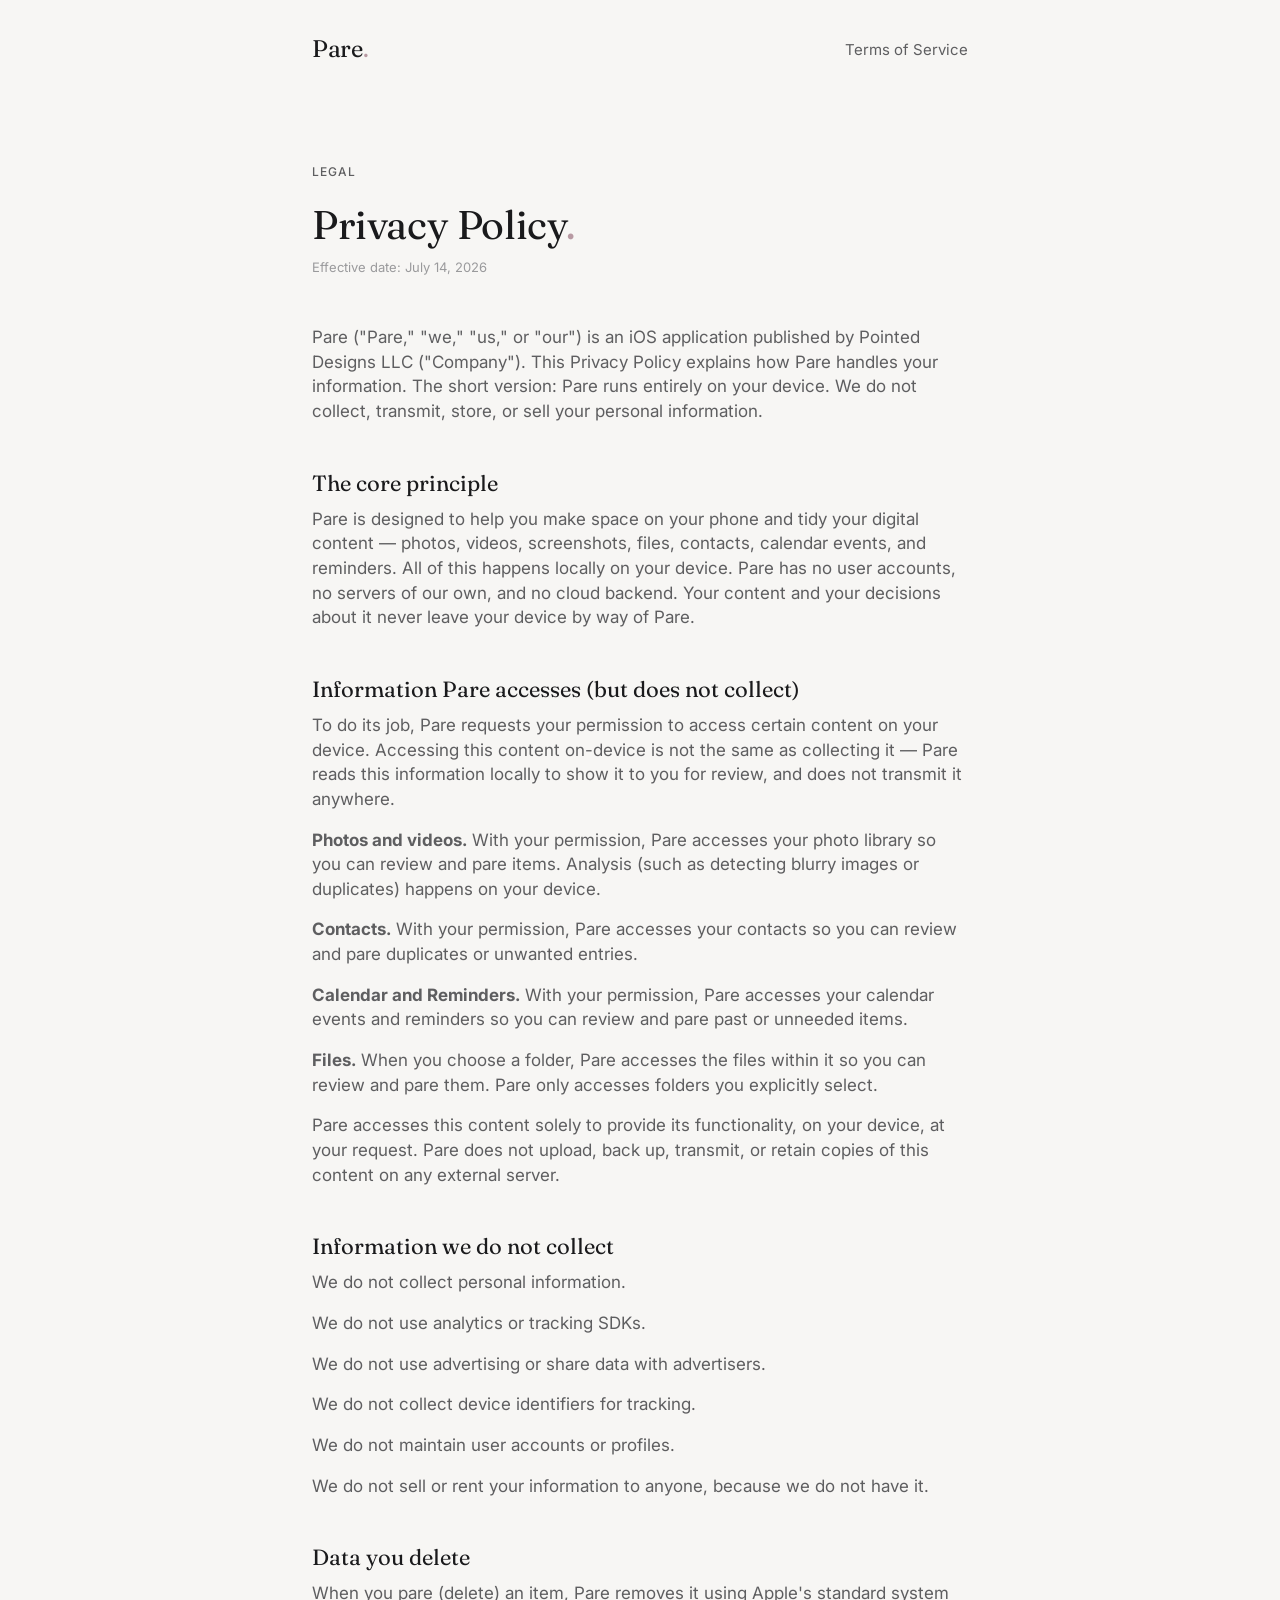
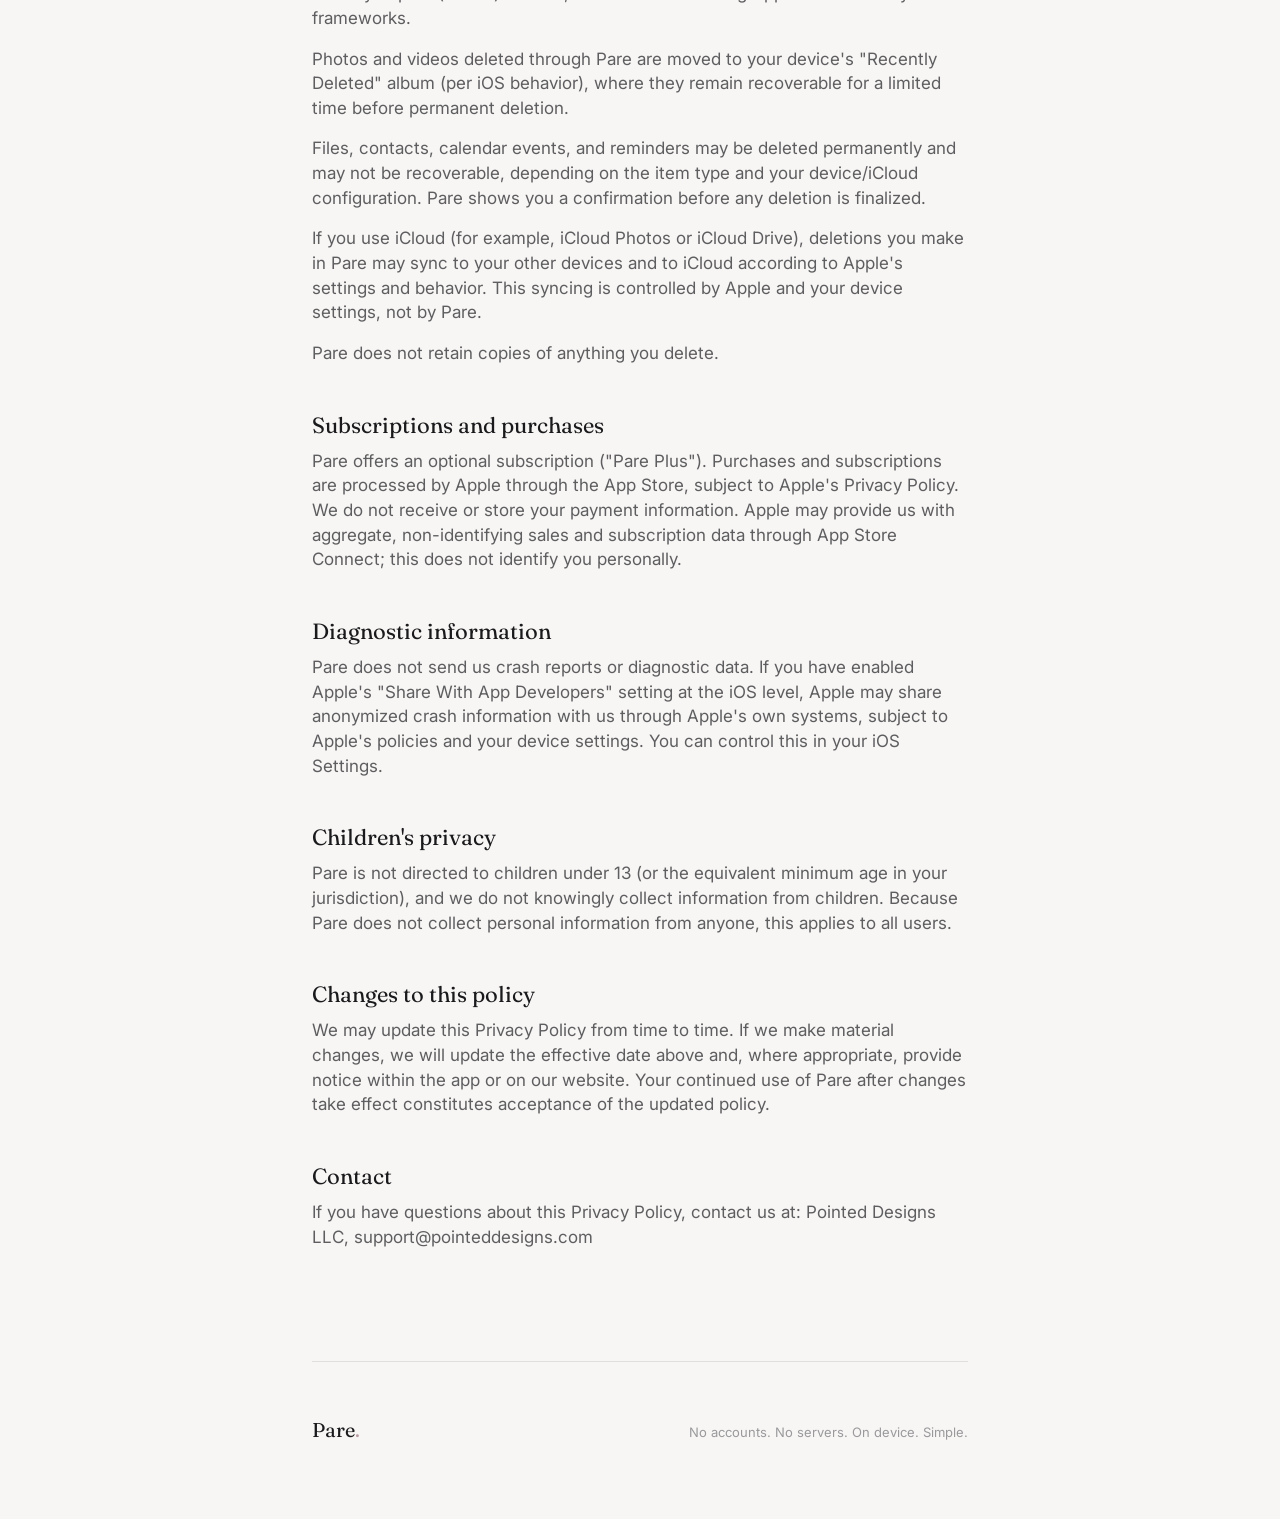
<file: privacy.html>
<!DOCTYPE html>
<html lang="en">
<head>
<meta charset="utf-8">
<meta name="viewport" content="width=device-width, initial-scale=1">
<meta name="description" content="Privacy Policy for Pare by Pointed Designs. Pare runs entirely on your device — no accounts, no servers, no tracking.">
<title>Pare — Privacy Policy</title>
<link rel="stylesheet" href="colors_and_type.css">
<style>
  * { box-sizing: border-box; }
  html, body { margin: 0; }
  body {
    background: var(--chalk);
    color: var(--ink);
    font-family: var(--font-body);
    font-size: var(--size-body);
    line-height: var(--leading-normal);
    -webkit-font-smoothing: antialiased;
  }
  a { color: var(--slate); text-decoration: none; }
  a:hover { color: var(--ink); }

  .wrap { max-width: 720px; margin: 0 auto; padding: 0 32px; }

  nav {
    display: flex; align-items: center; justify-content: space-between;
    padding: 32px 0;
  }
  .nav-mark {
    font-family: var(--font-display);
    font-size: 24px; letter-spacing: -0.015em; color: var(--ink);
  }
  .nav-mark .p { color: var(--mauve); }
  .nav-links a { font-size: var(--size-meta); color: var(--slate); }

  header { padding: 64px 0 48px; }
  .label {
    font-family: var(--font-body); font-weight: var(--weight-medium);
    font-size: var(--size-label); letter-spacing: var(--tracking-label);
    text-transform: uppercase; color: var(--slate);
    margin: 0 0 24px;
  }
  h1 {
    font-family: var(--font-display); font-weight: 400;
    font-size: var(--size-display); line-height: var(--leading-tight);
    letter-spacing: var(--tracking-tight);
    margin: 0 0 12px;
  }
  h1 .p { color: var(--mauve); }
  .updated { font-size: var(--size-caption); color: var(--smoke); margin: 0; }

  main { padding: 0 0 96px; }
  main h2 {
    font-family: var(--font-display); font-weight: 400;
    font-size: var(--size-heading); line-height: var(--leading-tight);
    margin: 48px 0 12px;
  }
  main p { color: var(--slate); margin: 0 0 16px; max-width: 62ch; }

  footer {
    border-top: 1px solid var(--fog);
    padding: 48px 0 64px;
    display: flex; align-items: baseline; justify-content: space-between;
  }
  .foot-mark { font-family: var(--font-display); font-size: 20px; color: var(--ink); }
  .foot-mark .p { color: var(--mauve); }
  footer .fine { font-size: var(--size-caption); color: var(--smoke); }
</style>
</head>
<body>

<div class="wrap">
  <nav data-screen-label="Nav">
    <a class="nav-mark" href="pare.html" style="color: var(--ink);">Pare<span class="p">.</span></a>
    <div class="nav-links">
      <a href="terms.html">Terms of Service</a>
    </div>
  </nav>

  <header data-screen-label="Header">
    <p class="label">Legal</p>
    <h1>Privacy Policy<span class="p">.</span></h1>
    <p class="updated">Effective date: July 14, 2026</p>
  </header>

  <main data-screen-label="Policy">
    <p>Pare ("Pare," "we," "us," or "our") is an iOS application published by Pointed Designs LLC ("Company"). This Privacy Policy explains how Pare handles your information. The short version: Pare runs entirely on your device. We do not collect, transmit, store, or sell your personal information.</p>

    <h2>The core principle</h2>
    <p>Pare is designed to help you make space on your phone and tidy your digital content — photos, videos, screenshots, files, contacts, calendar events, and reminders. All of this happens locally on your device. Pare has no user accounts, no servers of our own, and no cloud backend. Your content and your decisions about it never leave your device by way of Pare.</p>

    <h2>Information Pare accesses (but does not collect)</h2>
    <p>To do its job, Pare requests your permission to access certain content on your device. Accessing this content on-device is not the same as collecting it — Pare reads this information locally to show it to you for review, and does not transmit it anywhere.</p>
    <p><strong>Photos and videos.</strong> With your permission, Pare accesses your photo library so you can review and pare items. Analysis (such as detecting blurry images or duplicates) happens on your device.</p>
    <p><strong>Contacts.</strong> With your permission, Pare accesses your contacts so you can review and pare duplicates or unwanted entries.</p>
    <p><strong>Calendar and Reminders.</strong> With your permission, Pare accesses your calendar events and reminders so you can review and pare past or unneeded items.</p>
    <p><strong>Files.</strong> When you choose a folder, Pare accesses the files within it so you can review and pare them. Pare only accesses folders you explicitly select.</p>
    <p>Pare accesses this content solely to provide its functionality, on your device, at your request. Pare does not upload, back up, transmit, or retain copies of this content on any external server.</p>

    <h2>Information we do not collect</h2>
    <p>We do not collect personal information.</p>
    <p>We do not use analytics or tracking SDKs.</p>
    <p>We do not use advertising or share data with advertisers.</p>
    <p>We do not collect device identifiers for tracking.</p>
    <p>We do not maintain user accounts or profiles.</p>
    <p>We do not sell or rent your information to anyone, because we do not have it.</p>

    <h2>Data you delete</h2>
    <p>When you pare (delete) an item, Pare removes it using Apple's standard system frameworks.</p>
    <p>Photos and videos deleted through Pare are moved to your device's "Recently Deleted" album (per iOS behavior), where they remain recoverable for a limited time before permanent deletion.</p>
    <p>Files, contacts, calendar events, and reminders may be deleted permanently and may not be recoverable, depending on the item type and your device/iCloud configuration. Pare shows you a confirmation before any deletion is finalized.</p>
    <p>If you use iCloud (for example, iCloud Photos or iCloud Drive), deletions you make in Pare may sync to your other devices and to iCloud according to Apple's settings and behavior. This syncing is controlled by Apple and your device settings, not by Pare.</p>
    <p>Pare does not retain copies of anything you delete.</p>

    <h2>Subscriptions and purchases</h2>
    <p>Pare offers an optional subscription ("Pare Plus"). Purchases and subscriptions are processed by Apple through the App Store, subject to Apple's Privacy Policy. We do not receive or store your payment information. Apple may provide us with aggregate, non-identifying sales and subscription data through App Store Connect; this does not identify you personally.</p>

    <h2>Diagnostic information</h2>
    <p>Pare does not send us crash reports or diagnostic data. If you have enabled Apple's "Share With App Developers" setting at the iOS level, Apple may share anonymized crash information with us through Apple's own systems, subject to Apple's policies and your device settings. You can control this in your iOS Settings.</p>

    <h2>Children's privacy</h2>
    <p>Pare is not directed to children under 13 (or the equivalent minimum age in your jurisdiction), and we do not knowingly collect information from children. Because Pare does not collect personal information from anyone, this applies to all users.</p>

    <h2>Changes to this policy</h2>
    <p>We may update this Privacy Policy from time to time. If we make material changes, we will update the effective date above and, where appropriate, provide notice within the app or on our website. Your continued use of Pare after changes take effect constitutes acceptance of the updated policy.</p>

    <h2>Contact</h2>
    <p>If you have questions about this Privacy Policy, contact us at: Pointed Designs LLC, support@pointeddesigns.com</p>
  </main>

  <footer data-screen-label="Footer">
    <a class="foot-mark" href="pare.html">Pare<span class="p">.</span></a>
    <p class="fine">No accounts. No servers. On device. Simple.</p>
  </footer>
</div>

</body>
</html>
</file>
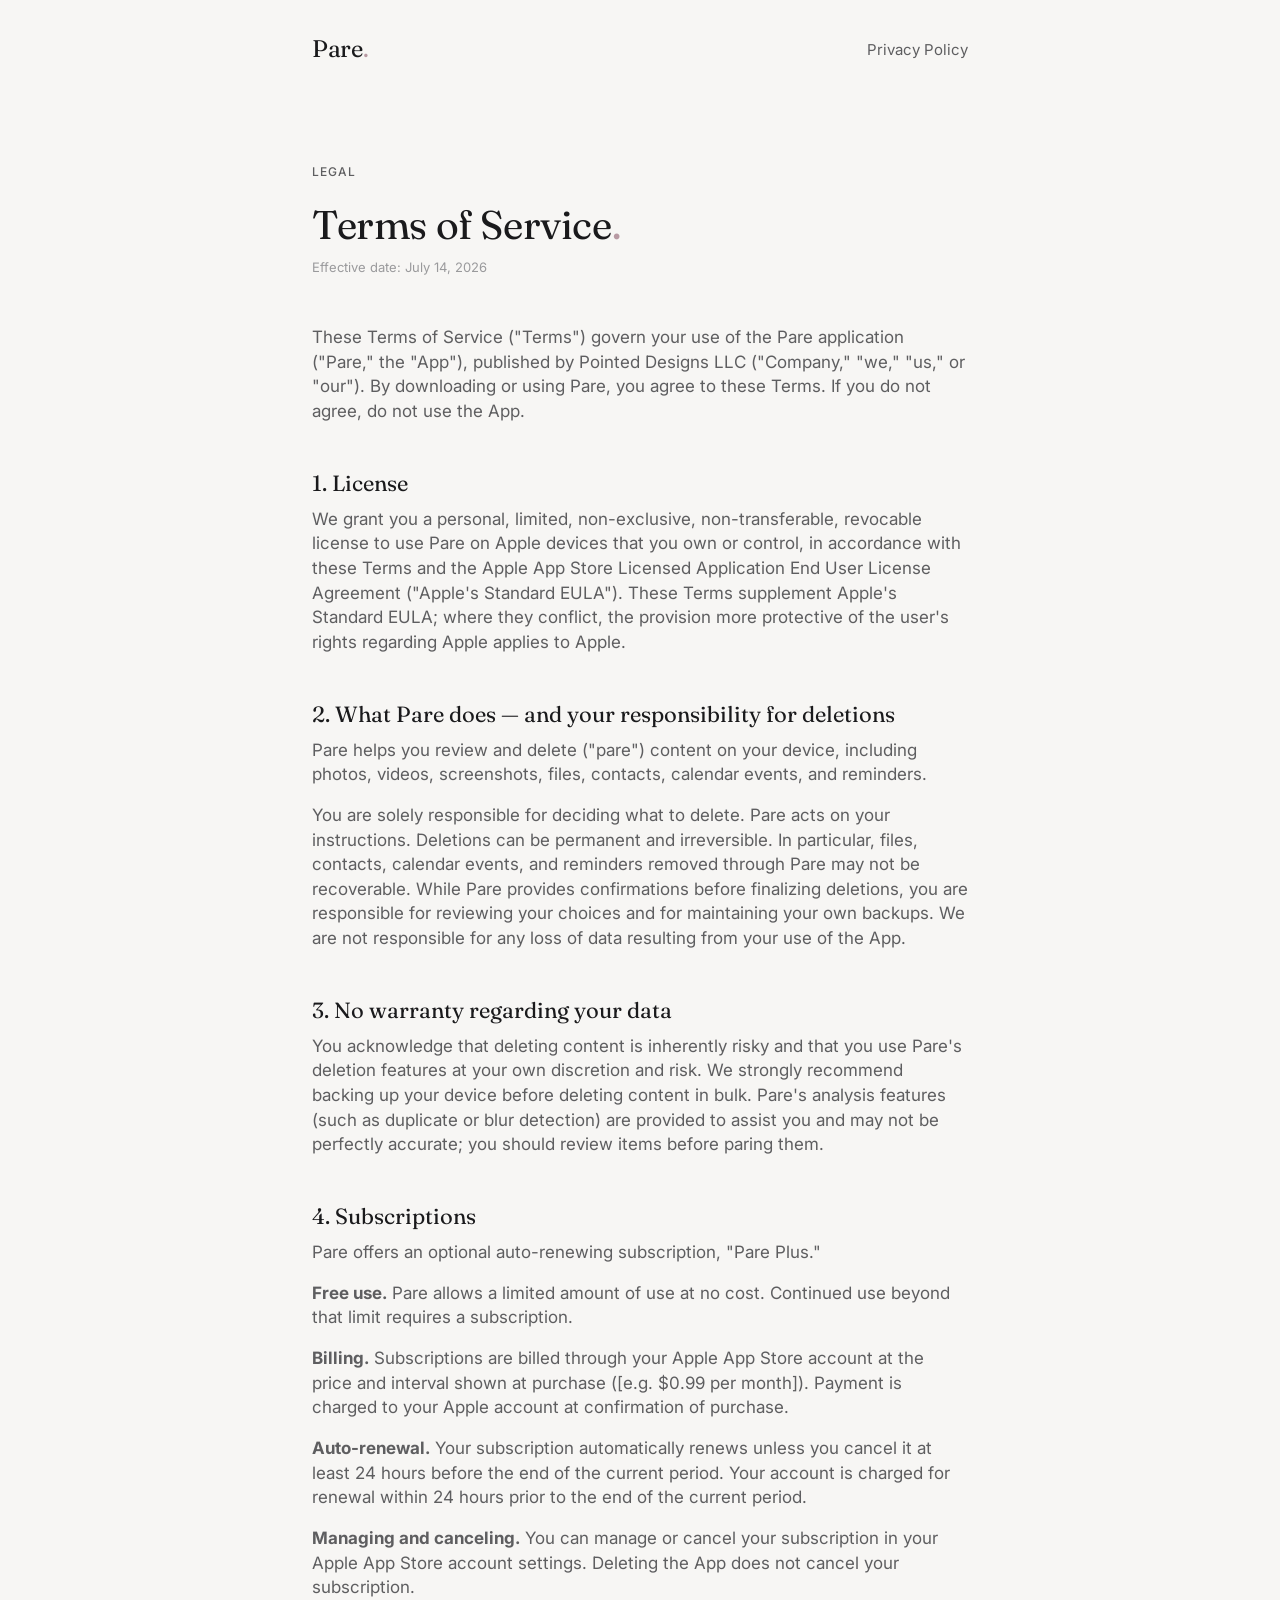
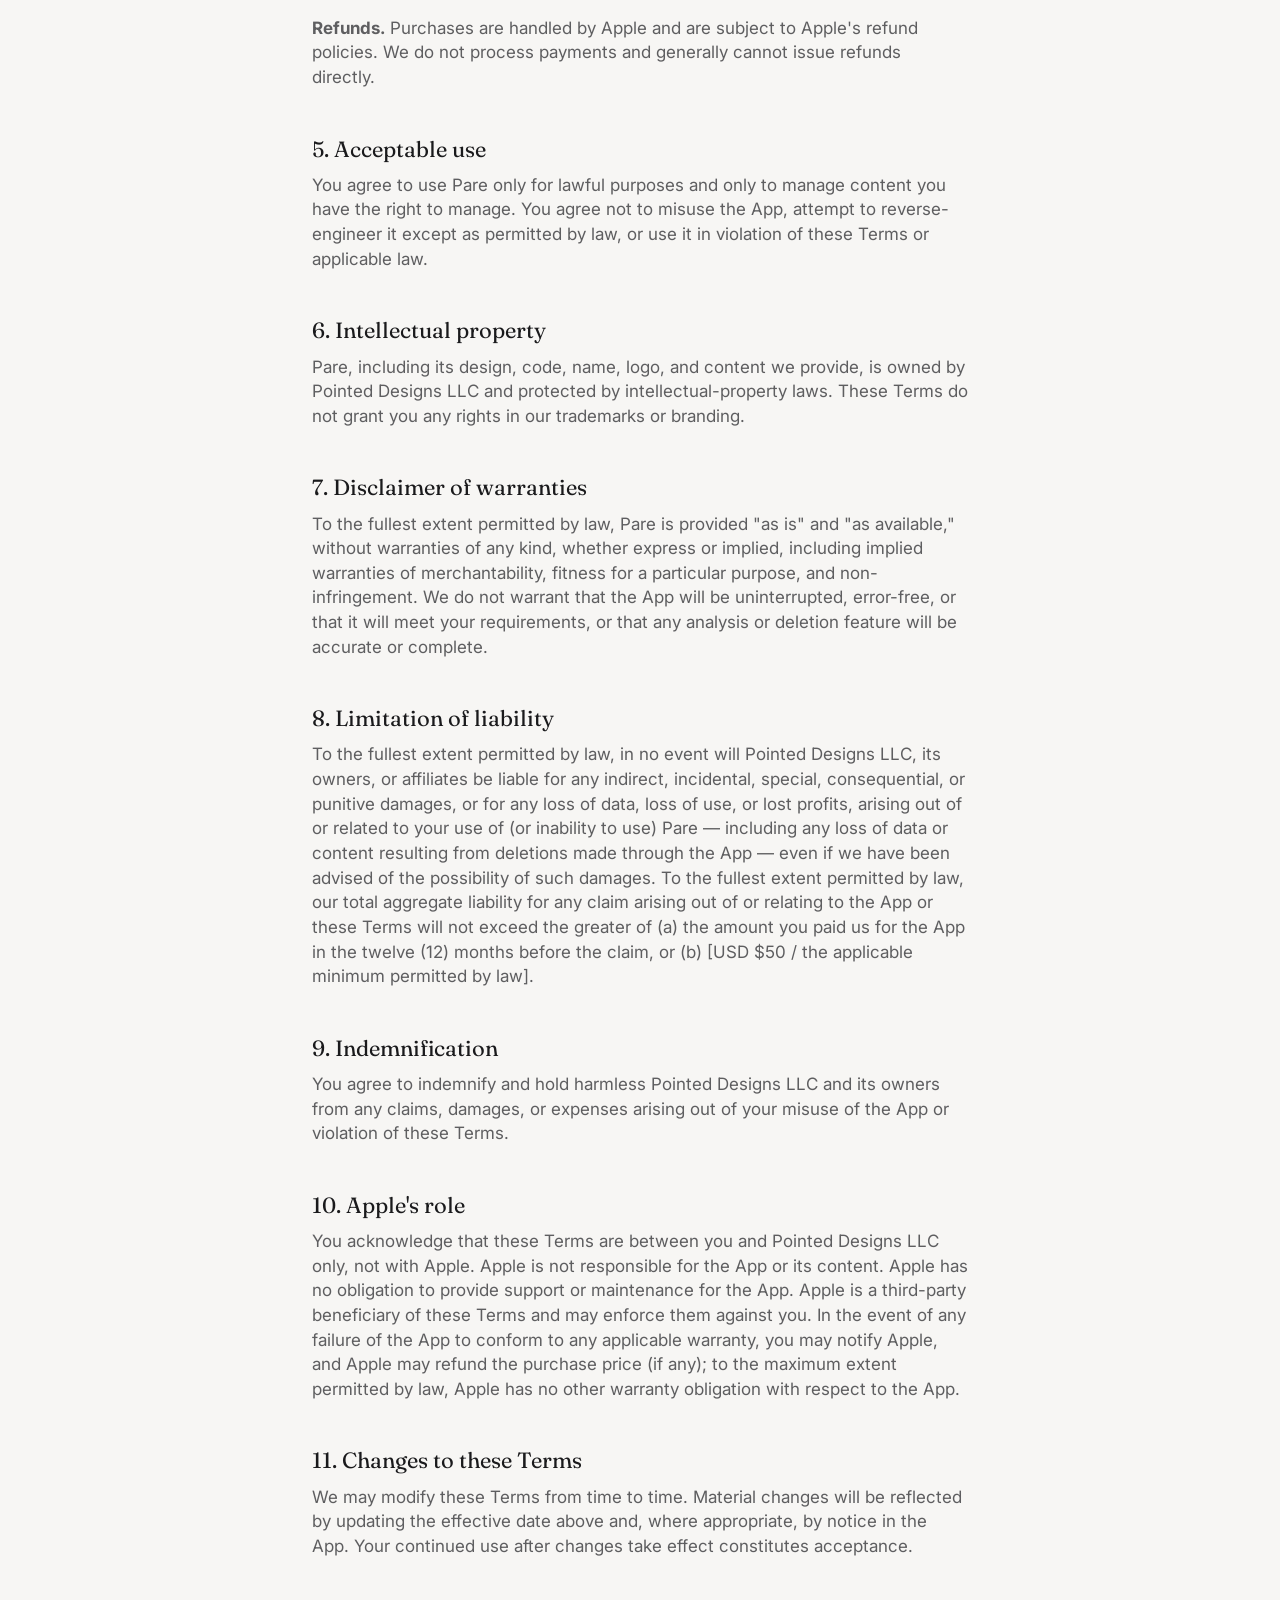
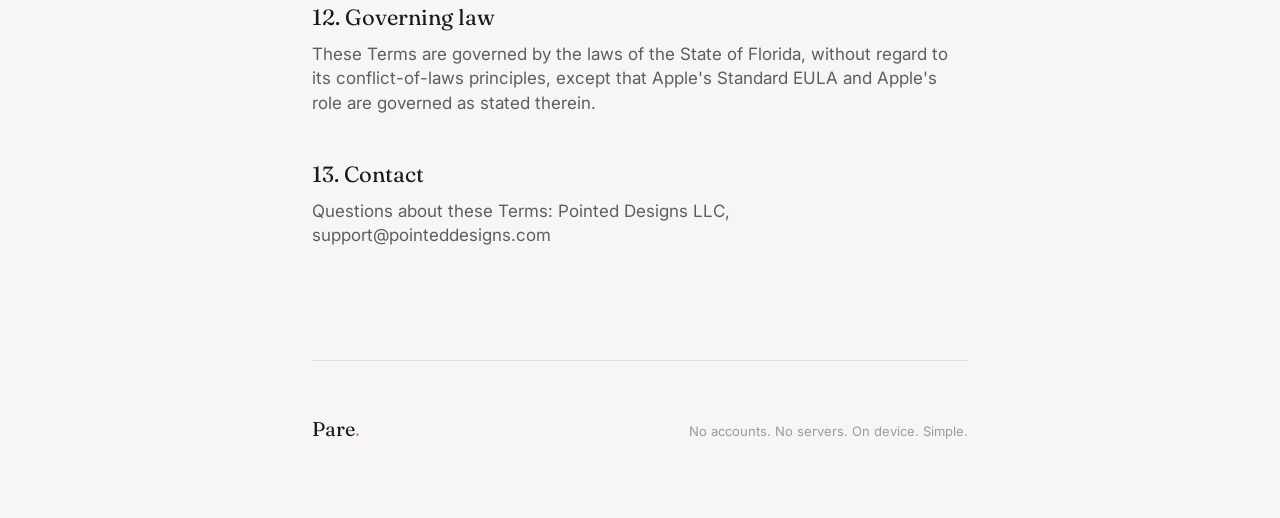
<file: terms.html>
<!DOCTYPE html>
<html lang="en">
<head>
<meta charset="utf-8">
<meta name="viewport" content="width=device-width, initial-scale=1">
<meta name="description" content="Terms of Service for Pare, an iOS app by Pointed Designs LLC.">
<title>Pare — Terms of Service</title>
<link rel="stylesheet" href="colors_and_type.css">
<style>
  * { box-sizing: border-box; }
  html, body { margin: 0; }
  body {
    background: var(--chalk);
    color: var(--ink);
    font-family: var(--font-body);
    font-size: var(--size-body);
    line-height: var(--leading-normal);
    -webkit-font-smoothing: antialiased;
  }
  a { color: var(--slate); text-decoration: none; }
  a:hover { color: var(--ink); }

  .wrap { max-width: 720px; margin: 0 auto; padding: 0 32px; }

  nav {
    display: flex; align-items: center; justify-content: space-between;
    padding: 32px 0;
  }
  .nav-mark {
    font-family: var(--font-display);
    font-size: 24px; letter-spacing: -0.015em; color: var(--ink);
  }
  .nav-mark .p { color: var(--mauve); }
  .nav-links a { font-size: var(--size-meta); color: var(--slate); }

  header { padding: 64px 0 48px; }
  .label {
    font-family: var(--font-body); font-weight: var(--weight-medium);
    font-size: var(--size-label); letter-spacing: var(--tracking-label);
    text-transform: uppercase; color: var(--slate);
    margin: 0 0 24px;
  }
  h1 {
    font-family: var(--font-display); font-weight: 400;
    font-size: var(--size-display); line-height: var(--leading-tight);
    letter-spacing: var(--tracking-tight);
    margin: 0 0 12px;
  }
  h1 .p { color: var(--mauve); }
  .updated { font-size: var(--size-caption); color: var(--smoke); margin: 0; }

  main { padding: 0 0 96px; }
  main h2 {
    font-family: var(--font-display); font-weight: 400;
    font-size: var(--size-heading); line-height: var(--leading-tight);
    margin: 48px 0 12px;
  }
  main p { color: var(--slate); margin: 0 0 16px; max-width: 62ch; }

  footer {
    border-top: 1px solid var(--fog);
    padding: 48px 0 64px;
    display: flex; align-items: baseline; justify-content: space-between;
  }
  .foot-mark { font-family: var(--font-display); font-size: 20px; color: var(--ink); }
  .foot-mark .p { color: var(--mauve); }
  footer .fine { font-size: var(--size-caption); color: var(--smoke); }
</style>
</head>
<body>

<div class="wrap">
  <nav data-screen-label="Nav">
    <a class="nav-mark" href="pare.html" style="color: var(--ink);">Pare<span class="p">.</span></a>
    <div class="nav-links">
      <a href="privacy.html">Privacy Policy</a>
    </div>
  </nav>

  <header data-screen-label="Header">
    <p class="label">Legal</p>
    <h1>Terms of Service<span class="p">.</span></h1>
    <p class="updated">Effective date: July 14, 2026</p>
  </header>

  <main data-screen-label="Terms">
    <p>These Terms of Service ("Terms") govern your use of the Pare application ("Pare," the "App"), published by Pointed Designs LLC ("Company," "we," "us," or "our"). By downloading or using Pare, you agree to these Terms. If you do not agree, do not use the App.</p>

    <h2>1. License</h2>
    <p>We grant you a personal, limited, non-exclusive, non-transferable, revocable license to use Pare on Apple devices that you own or control, in accordance with these Terms and the Apple App Store Licensed Application End User License Agreement ("Apple's Standard EULA"). These Terms supplement Apple's Standard EULA; where they conflict, the provision more protective of the user's rights regarding Apple applies to Apple.</p>

    <h2>2. What Pare does — and your responsibility for deletions</h2>
    <p>Pare helps you review and delete ("pare") content on your device, including photos, videos, screenshots, files, contacts, calendar events, and reminders.</p>
    <p>You are solely responsible for deciding what to delete. Pare acts on your instructions. Deletions can be permanent and irreversible. In particular, files, contacts, calendar events, and reminders removed through Pare may not be recoverable. While Pare provides confirmations before finalizing deletions, you are responsible for reviewing your choices and for maintaining your own backups. We are not responsible for any loss of data resulting from your use of the App.</p>

    <h2>3. No warranty regarding your data</h2>
    <p>You acknowledge that deleting content is inherently risky and that you use Pare's deletion features at your own discretion and risk. We strongly recommend backing up your device before deleting content in bulk. Pare's analysis features (such as duplicate or blur detection) are provided to assist you and may not be perfectly accurate; you should review items before paring them.</p>

    <h2>4. Subscriptions</h2>
    <p>Pare offers an optional auto-renewing subscription, "Pare Plus."</p>
    <p><strong>Free use.</strong> Pare allows a limited amount of use at no cost. Continued use beyond that limit requires a subscription.</p>
    <p><strong>Billing.</strong> Subscriptions are billed through your Apple App Store account at the price and interval shown at purchase ([e.g. $0.99 per month]). Payment is charged to your Apple account at confirmation of purchase.</p>
    <p><strong>Auto-renewal.</strong> Your subscription automatically renews unless you cancel it at least 24 hours before the end of the current period. Your account is charged for renewal within 24 hours prior to the end of the current period.</p>
    <p><strong>Managing and canceling.</strong> You can manage or cancel your subscription in your Apple App Store account settings. Deleting the App does not cancel your subscription.</p>
    <p><strong>Refunds.</strong> Purchases are handled by Apple and are subject to Apple's refund policies. We do not process payments and generally cannot issue refunds directly.</p>

    <h2>5. Acceptable use</h2>
    <p>You agree to use Pare only for lawful purposes and only to manage content you have the right to manage. You agree not to misuse the App, attempt to reverse-engineer it except as permitted by law, or use it in violation of these Terms or applicable law.</p>

    <h2>6. Intellectual property</h2>
    <p>Pare, including its design, code, name, logo, and content we provide, is owned by Pointed Designs LLC and protected by intellectual-property laws. These Terms do not grant you any rights in our trademarks or branding.</p>

    <h2>7. Disclaimer of warranties</h2>
    <p>To the fullest extent permitted by law, Pare is provided "as is" and "as available," without warranties of any kind, whether express or implied, including implied warranties of merchantability, fitness for a particular purpose, and non-infringement. We do not warrant that the App will be uninterrupted, error-free, or that it will meet your requirements, or that any analysis or deletion feature will be accurate or complete.</p>

    <h2>8. Limitation of liability</h2>
    <p>To the fullest extent permitted by law, in no event will Pointed Designs LLC, its owners, or affiliates be liable for any indirect, incidental, special, consequential, or punitive damages, or for any loss of data, loss of use, or lost profits, arising out of or related to your use of (or inability to use) Pare — including any loss of data or content resulting from deletions made through the App — even if we have been advised of the possibility of such damages. To the fullest extent permitted by law, our total aggregate liability for any claim arising out of or relating to the App or these Terms will not exceed the greater of (a) the amount you paid us for the App in the twelve (12) months before the claim, or (b) [USD $50 / the applicable minimum permitted by law].</p>

    <h2>9. Indemnification</h2>
    <p>You agree to indemnify and hold harmless Pointed Designs LLC and its owners from any claims, damages, or expenses arising out of your misuse of the App or violation of these Terms.</p>

    <h2>10. Apple's role</h2>
    <p>You acknowledge that these Terms are between you and Pointed Designs LLC only, not with Apple. Apple is not responsible for the App or its content. Apple has no obligation to provide support or maintenance for the App. Apple is a third-party beneficiary of these Terms and may enforce them against you. In the event of any failure of the App to conform to any applicable warranty, you may notify Apple, and Apple may refund the purchase price (if any); to the maximum extent permitted by law, Apple has no other warranty obligation with respect to the App.</p>

    <h2>11. Changes to these Terms</h2>
    <p>We may modify these Terms from time to time. Material changes will be reflected by updating the effective date above and, where appropriate, by notice in the App. Your continued use after changes take effect constitutes acceptance.</p>

    <h2>12. Governing law</h2>
    <p>These Terms are governed by the laws of the State of Florida, without regard to its conflict-of-laws principles, except that Apple's Standard EULA and Apple's role are governed as stated therein.</p>

    <h2>13. Contact</h2>
    <p>Questions about these Terms: Pointed Designs LLC, support@pointeddesigns.com</p>
  </main>

  <footer data-screen-label="Footer">
    <a class="foot-mark" href="pare.html">Pare<span class="p">.</span></a>
    <p class="fine">No accounts. No servers. On device. Simple.</p>
  </footer>
</div>

</body>
</html>
</file>
<file: colors_and_type.css>
/* ============================================================================
   PARE — Design Tokens
   Colors + Typography foundations for the Pare iOS app.
   Import this file, then use the semantic variables in your components.

   Fonts: Fraunces (serif display) + Inter (sans body), both Google Fonts.
   Load them once per document:
   <link rel="preconnect" href="https://fonts.googleapis.com">
   <link rel="preconnect" href="https://fonts.gstatic.com" crossorigin>
   <link href="https://fonts.googleapis.com/css2?family=Fraunces:opsz,wght@9..144,400;9..144,500&family=Inter:wght@400;500;600&display=swap" rel="stylesheet">
============================================================================ */

@import url('https://fonts.googleapis.com/css2?family=Fraunces:opsz,wght@9..144,400;9..144,500&family=Inter:wght@400;500;600&display=swap');

:root {
  /* ---- RAW PALETTE -------------------------------------------------------
     Cool off-whites + warm-leaning neutrals. Never warm cream/beige.
     mauve is precious (2–3 uses per screen). pearl handles structure. */

  /* Backgrounds — cool off-whites */
  --chalk: #F7F6F4;   /* primary background */
  --mist:  #EEEDEA;   /* lifted cards */
  --fog:   #E1DFDB;   /* dividers, recessed surfaces */

  /* Text — warm-leaning neutrals */
  --ink:   #1A1A1C;   /* primary text */
  --slate: #5E5E60;   /* secondary text, metadata */
  --smoke: #9A9A9C;   /* tertiary text, helper copy */

  /* Actions + accents */
  --pewter: #44404B;  /* primary button fill — a soft purpley-grey */
  --mauve: #B89AA3;   /* PRIMARY accent — emotional/celebratory only */
  --pearl: #C8C5BE;   /* SECONDARY accent — all structural needs */
  --petal: #E8D4DA;   /* palest mauve — selected-state backgrounds, sparingly */

  /* Functional — minimal use */
  --heather: #9A8AA6; /* confirmation states (light purpley mauve, dusty) */
  --plum:    #5C3D4A; /* destructive confirmations (never bright red) */

  /* ---- SEMANTIC COLOR ALIASES ------------------------------------------- */
  --bg:            var(--chalk);
  --bg-card:       var(--mist);
  --bg-recessed:   var(--fog);
  --bg-selected:   var(--petal);

  --fg:            var(--ink);     /* primary text */
  --fg-secondary:  var(--slate);   /* metadata, secondary */
  --fg-tertiary:   var(--smoke);   /* helper copy */

  --accent:        var(--mauve);   /* precious accent */
  --structure:     var(--pearl);   /* structural accent */

  --divider:       var(--fog);
  --border:        var(--fog);

  --btn-primary-bg:   var(--pewter);
  --btn-primary-fg:   var(--chalk);
  --btn-secondary-fg: var(--slate);

  --confirm:       var(--heather);
  --destructive:   var(--plum);

  /* ---- TYPE FAMILIES ----------------------------------------------------- */
  --font-display: 'Fraunces', 'Times New Roman', Georgia, serif;
  --font-body:    'Inter', -apple-system, BlinkMacSystemFont, 'Segoe UI', sans-serif;

  /* ---- TYPE SCALE (iOS-oriented, px) ------------------------------------ */
  --size-hero:    72px;  /* the pared count */
  --size-display: 40px;  /* milestone moments, large serif numbers */
  --size-title:   28px;  /* section headings, tile labels (serif) */
  --size-heading: 22px;  /* secondary headings */
  --size-prompt:  26px;  /* today's invitation (serif) */
  --size-body:    17px;  /* body / counts / buttons (iOS default) */
  --size-meta:    15px;  /* metadata */
  --size-caption: 13px;  /* helper text */
  --size-label:   12px;  /* tiny uppercase labels */

  /* ---- WEIGHTS ----------------------------------------------------------- */
  --weight-display: 400;  /* Fraunces is always regular weight */
  --weight-regular: 400;
  --weight-medium:  500;
  --weight-semibold:600;

  /* ---- LINE HEIGHTS ------------------------------------------------------ */
  --leading-tight:  1.05;  /* hero / display numerals */
  --leading-snug:   1.2;   /* headings */
  --leading-normal: 1.45;  /* body */
  --leading-relaxed:1.6;   /* helper copy */

  /* ---- TRACKING ---------------------------------------------------------- */
  --tracking-label:  0.08em;  /* uppercase labels */
  --tracking-tight: -0.01em;  /* large serif display */

  /* ---- RADII ------------------------------------------------------------- */
  --radius-card:  16px;
  --radius-tile:  16px;
  --radius-chip:  999px;  /* icon chips, pills */
  --radius-pill:  999px;  /* buttons */
  --radius-photo: 4px;    /* photos in the swipe gallery */

  /* ---- ELEVATION (very subtle — 1pt @ ≤4% max) -------------------------- */
  --shadow-card:  0 1px 2px rgba(26, 26, 28, 0.04);
  --shadow-lift:  0 4px 16px rgba(26, 26, 28, 0.06);   /* swipe card in motion */
  --shadow-none:  none;

  /* ---- SPACING (8pt base) ------------------------------------------------ */
  --space-1:  4px;
  --space-2:  8px;
  --space-3:  12px;
  --space-4:  16px;
  --space-5:  24px;
  --space-6:  32px;
  --space-7:  48px;
  --space-8:  64px;

  /* ---- PROGRESS ---------------------------------------------------------- */
  --progress-height: 3px;
  --progress-track:  rgba(200, 197, 190, 0.30);  /* pearl @ 30% */
  --progress-fill:   var(--pearl);               /* pearl @ 100% */

  /* ---- MOTION ------------------------------------------------------------ */
  --ease-gentle: cubic-bezier(0.22, 0.61, 0.36, 1); /* @kind other */  /* settle, no bounce */
  --dur-quick:   180ms; /* @kind other */
  --dur-calm:    320ms; /* @kind other */
}

/* ============================================================================
   SEMANTIC TYPE CLASSES
   Use these directly in markup, or copy their declarations into components.
============================================================================ */

.t-hero {
  font-family: var(--font-display);
  font-weight: var(--weight-display);
  font-size: var(--size-hero);
  line-height: var(--leading-tight);
  letter-spacing: var(--tracking-tight);
  color: var(--fg);
  font-variant-numeric: lining-nums tabular-nums;
}

.t-display {
  font-family: var(--font-display);
  font-weight: var(--weight-display);
  font-size: var(--size-display);
  line-height: var(--leading-tight);
  letter-spacing: var(--tracking-tight);
  color: var(--fg);
}

.t-prompt {
  font-family: var(--font-display);
  font-weight: var(--weight-display);
  font-size: var(--size-prompt);
  line-height: var(--leading-snug);
  color: var(--fg);
}

.t-title {
  font-family: var(--font-display);
  font-weight: var(--weight-display);
  font-size: var(--size-title);
  line-height: var(--leading-snug);
  color: var(--fg);
}

.t-heading {
  font-family: var(--font-display);
  font-weight: var(--weight-display);
  font-size: var(--size-heading);
  line-height: var(--leading-snug);
  color: var(--fg);
}

.t-body {
  font-family: var(--font-body);
  font-weight: var(--weight-regular);
  font-size: var(--size-body);
  line-height: var(--leading-normal);
  color: var(--fg);
}

.t-meta {
  font-family: var(--font-body);
  font-weight: var(--weight-regular);
  font-size: var(--size-meta);
  line-height: var(--leading-normal);
  color: var(--fg-secondary);
}

.t-caption {
  font-family: var(--font-body);
  font-weight: var(--weight-regular);
  font-size: var(--size-caption);
  line-height: var(--leading-relaxed);
  color: var(--fg-tertiary);
}

.t-label {
  font-family: var(--font-body);
  font-weight: var(--weight-medium);
  font-size: var(--size-label);
  line-height: 1;
  letter-spacing: var(--tracking-label);
  text-transform: uppercase;
  color: var(--fg-secondary);
}

/* The brand period — used on counts, wordmark, milestone moments */
.t-period { color: var(--accent); }
</file>
